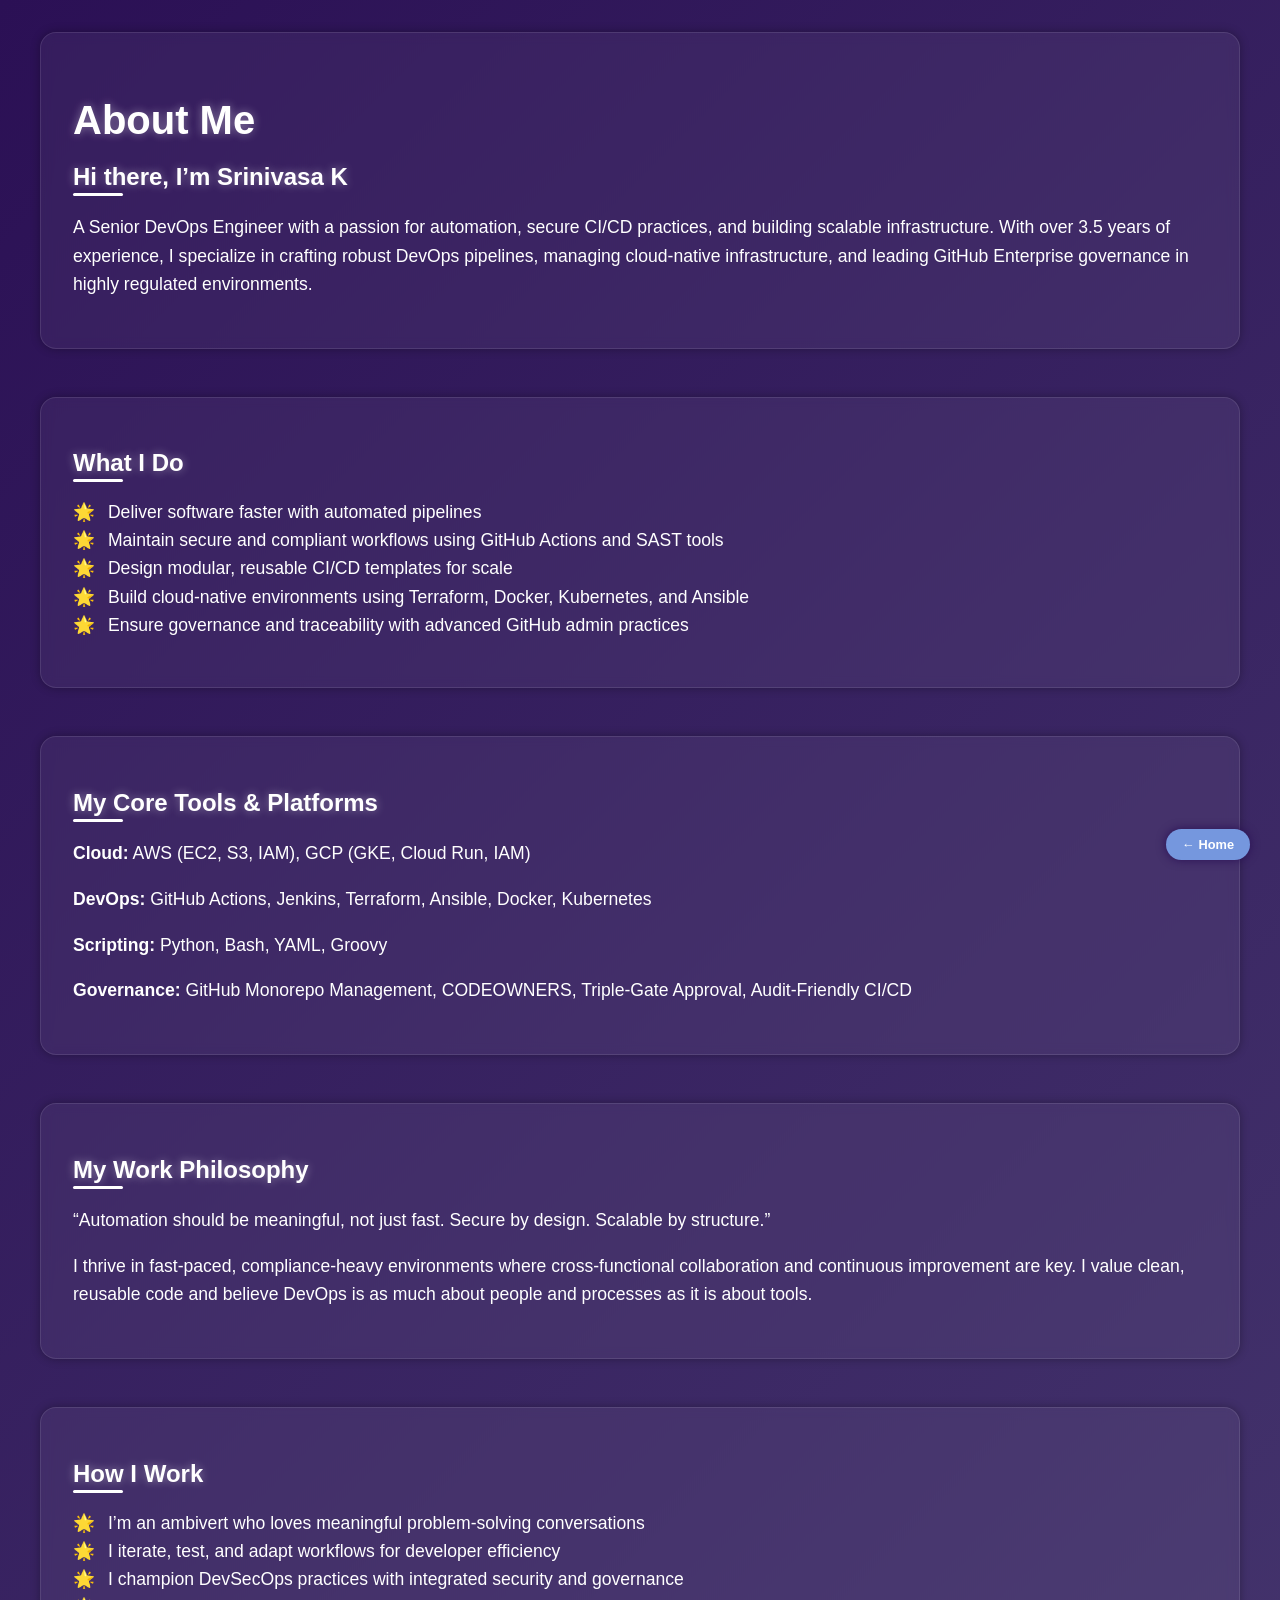
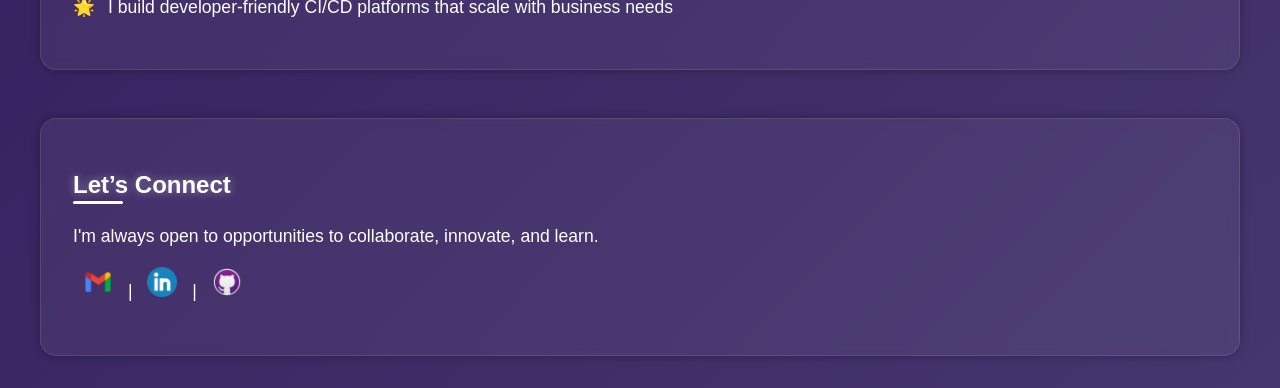
<file: pages/about-me.html>
<!DOCTYPE html>
<html lang="en">
<head>
  <meta charset="UTF-8" />
  <meta name="viewport" content="width=device-width, initial-scale=1.0" />
  <title>About Me - Srinivasa K</title>
  <link rel="stylesheet" href="../css/about-me.css" />
</head>
<body>
  <div class="container">
    <section class="intro">
      <h1>About Me</h1>
      <h2>Hi there, I’m <span>Srinivasa K</span></h2>
      <p>A Senior DevOps Engineer with a passion for automation, secure CI/CD practices, and building scalable infrastructure. With over 3.5 years of experience, I specialize in crafting robust DevOps pipelines, managing cloud-native infrastructure, and leading GitHub Enterprise governance in highly regulated environments.</p>
    </section>

    <section class="what-i-do">
      <h2>What I Do</h2>
      <ul>
        <li>Deliver software faster with automated pipelines</li>
        <li>Maintain secure and compliant workflows using GitHub Actions and SAST tools</li>
        <li>Design modular, reusable CI/CD templates for scale</li>
        <li>Build cloud-native environments using Terraform, Docker, Kubernetes, and Ansible</li>
        <li>Ensure governance and traceability with advanced GitHub admin practices</li>
      </ul>
    </section>

    <section class="tools">
      <h2> My Core Tools & Platforms</h2>
      <p><strong>Cloud:</strong> AWS (EC2, S3, IAM), GCP (GKE, Cloud Run, IAM)</p>
      <p><strong>DevOps:</strong> GitHub Actions, Jenkins, Terraform, Ansible, Docker, Kubernetes</p>
      <p><strong>Scripting:</strong> Python, Bash, YAML, Groovy</p>
      <p><strong>Governance:</strong> GitHub Monorepo Management, CODEOWNERS, Triple-Gate Approval, Audit-Friendly CI/CD</p>
    </section>

    <section class="philosophy">
      <h2>My Work Philosophy</h2>
      <p>“Automation should be meaningful, not just fast. Secure by design. Scalable by structure.”</p>
      <p>I thrive in fast-paced, compliance-heavy environments where cross-functional collaboration and continuous improvement are key. I value clean, reusable code and believe DevOps is as much about people and processes as it is about tools.</p>
    </section>

    <section class="how-i-work">
      <h2>How I Work</h2>
      <ul>
        <li> I’m an ambivert who loves meaningful problem-solving conversations</li>
        <li> I iterate, test, and adapt workflows for developer efficiency</li>
        <li> I champion DevSecOps practices with integrated security and governance</li>
        <li> I build developer-friendly CI/CD platforms that scale with business needs</li>
      </ul>
    </section>

    <section class="connect">
      <h2> Let’s Connect</h2>
      <p>I'm always open to opportunities to collaborate, innovate, and learn.</p>
      <p>
         <a href="mailto:chaitra.srinivas610@gmail.com"><img src="../assets/img/contact-me/mailbox-4.webp" alt="E mail contact"></a> |
         <a href="https://www.linkedin.com/in/srinivasa-k-bb9282256/"><img src="../assets/img/contact-me/linkedin-2.png" alt="Linkedin"></a> |
         <a href="https://github.com/Srinivasakysj/"><img src="../assets/img/contact-me/github-logo-2.png" alt="GitHub"></a>
      </p>
    </section>
  </div>
  <script>
    document.addEventListener("DOMContentLoaded", () => {
  const sections = document.querySelectorAll("section");
  const observer = new IntersectionObserver((entries) => {
    entries.forEach(entry => {
      if (entry.isIntersecting) entry.target.classList.add("visible");
    });
  }, { threshold: 0.1 });

  sections.forEach(section => observer.observe(section));
});

  </script>
  <a href="../index.html" class="home-btn">← Home</a>
  <!-- <button id="topBtn"><a href="../index.html" alt="home-button"><span>Home</span></a></button> -->
  <!-- <script>
    window.onscroll = () => {
  const btn = document.getElementById("topBtn");
  btn.style.display = window.scrollY > 300 ? "block" : "none";
};

document.getElementById("topBtn").onclick = () => window.scrollTo({ top: 0, behavior: "smooth" });

  </script> -->
</body>
</html>
</file>
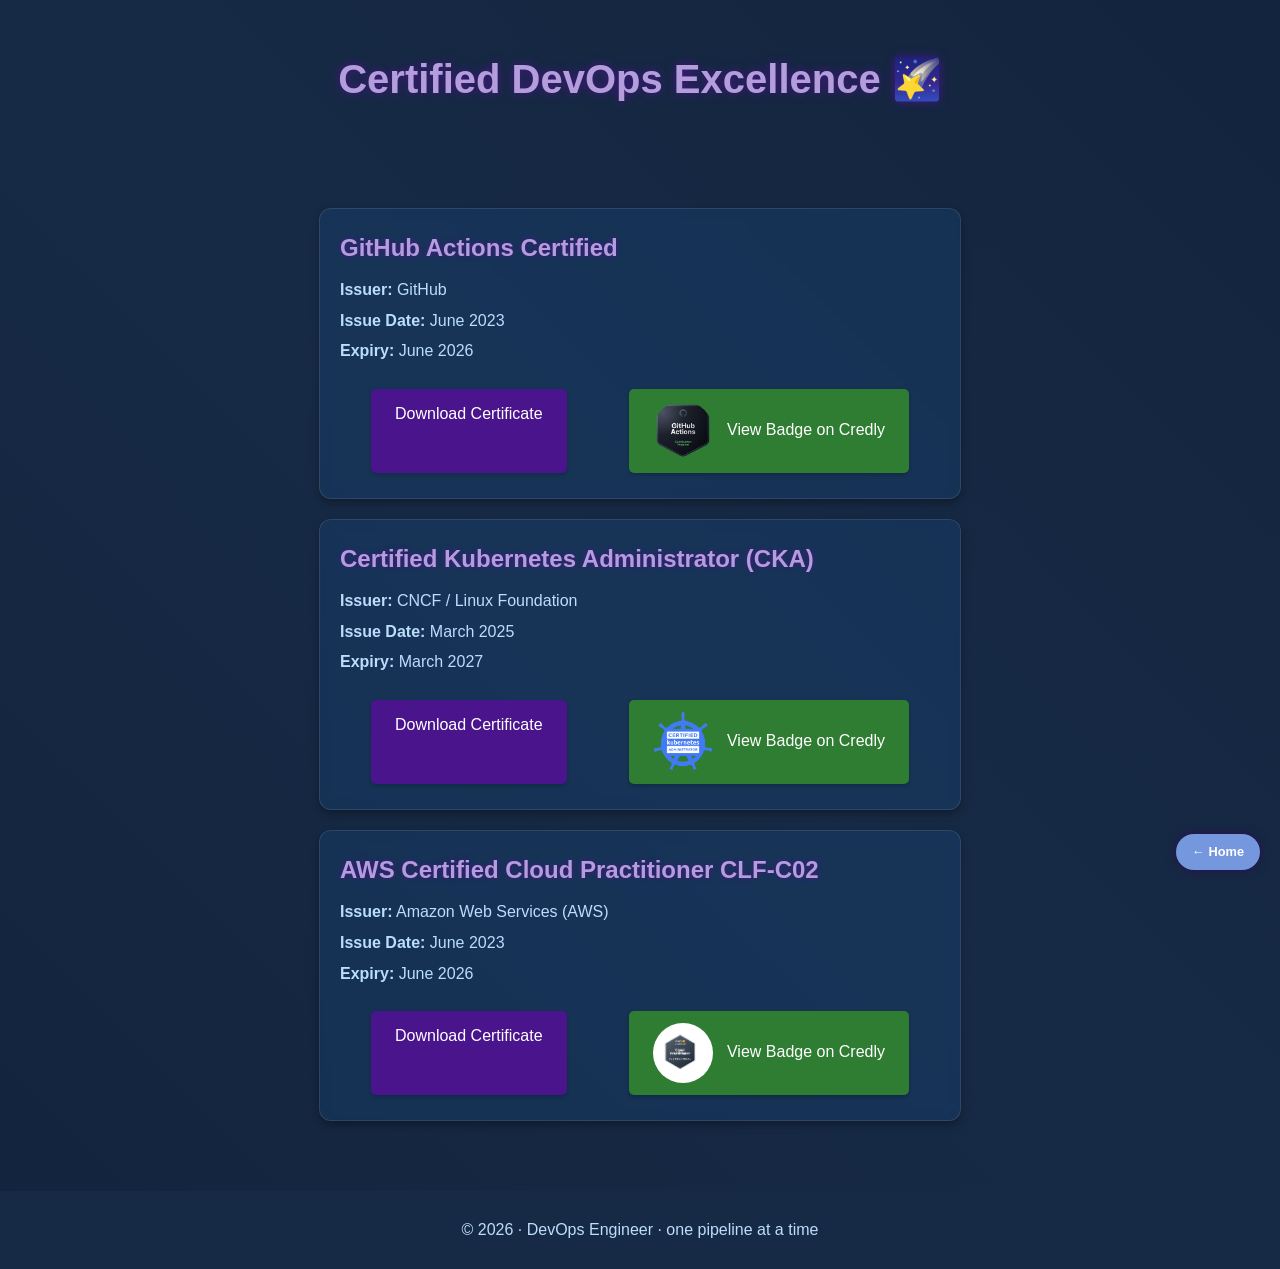
<file: pages/certificates.html>
<!DOCTYPE html>
<html lang="en">
<head>
    <meta charset="UTF-8">
    <meta name="viewport" content="width=device-width, initial-scale=1.0">
    <title>Certified DevOps Excellence 🌠 - Certificates</title>
    <link rel="stylesheet" href="../css/cert.css">
</head>
<body>

    <header>
        <h1>Certified DevOps Excellence 🌠</h1>
    </header>

    <main>
        <section class="certificates-section">
            
            <!-- GitHub Actions Certificate -->
            <article class="certificate-card">
                <h2>GitHub Actions Certified</h2>
                <p><strong>Issuer:</strong> GitHub</p>
                <p><strong>Issue Date:</strong> June 2023</p>
                <p><strong>Expiry:</strong> June 2026</p>
                <div class="actions">
                    <a href="../assets/certificates/GitHub_Actions_certification.pdf" class="button" download>Download Certificate</a>
                    <a href="https://www.credly.com/go/BLuL1I5X" class="credly-link">
                        <img src="../assets/certificates/github-actions-badge.png" class="badge-image">
                        View Badge on Credly
                    </a>
                </div>
            </article>

            <!-- CKA Certificate -->
            <article class="certificate-card">
                <h2>Certified Kubernetes Administrator (CKA)</h2>
                <p><strong>Issuer:</strong> CNCF / Linux Foundation</p>
                <p><strong>Issue Date:</strong> March 2025</p>
                <p><strong>Expiry:</strong> March 2027</p>
                <div class="actions">
                    <a href="../assets/certificates/CKA_Certification.pdf" class="button" download>Download Certificate</a>
                    <a href="https://www.credly.com" class="credly-link"> <!-- Replace with actual CKA badge link -->
                        <img src="../assets/certificates/CKA-badge.png" class="badge-image"> <!-- Replace with actual badge -->
                        View Badge on Credly
                    </a>
                </div>
            </article>

            <!-- AWS Certification -->
            <article class="certificate-card">
                <h2>AWS Certified Cloud Practitioner CLF-C02</h2>
                <p><strong>Issuer:</strong> Amazon Web Services (AWS)</p>
                <p><strong>Issue Date:</strong> June 2023</p>
                <p><strong>Expiry:</strong> June 2026</p>
                <div class="actions">
                    <a href="../assets/certificates/AWS Certified Cloud Practitioner CLF-C02.pdf" class="button" download>Download Certificate</a>
                    <a href="https://www.credly.com" class="credly-link"> <!-- Replace with actual AWS badge link -->
                        <img src="../assets/certificates/AWS Certified Cloud Practitioner CLF-C02.png" class="badge-image"> <!-- Replace with actual badge -->
                        View Badge on Credly
                    </a>
                </div>
            </article>

        </section>
    </main>

    <footer>
        <p>© <span id="currentYear"></span> · DevOps Engineer · one pipeline at a time</p>
    </footer>

    <script>
        document.getElementById("currentYear").textContent = new Date().getFullYear();
    </script>

    <a href="../index.html" class="home-btn">← Home</a>

    <script>
        const input = document.getElementById("skillSearch");
        input?.addEventListener("input", () => {
            const value = input.value.toLowerCase();
            document.querySelectorAll(".skill-card").forEach(card => {
                const match = card.dataset.skill.toLowerCase().includes(value);
                card.style.display = match ? "flex" : "none";
            });
        });
    </script>
</body>
</html>
</file>
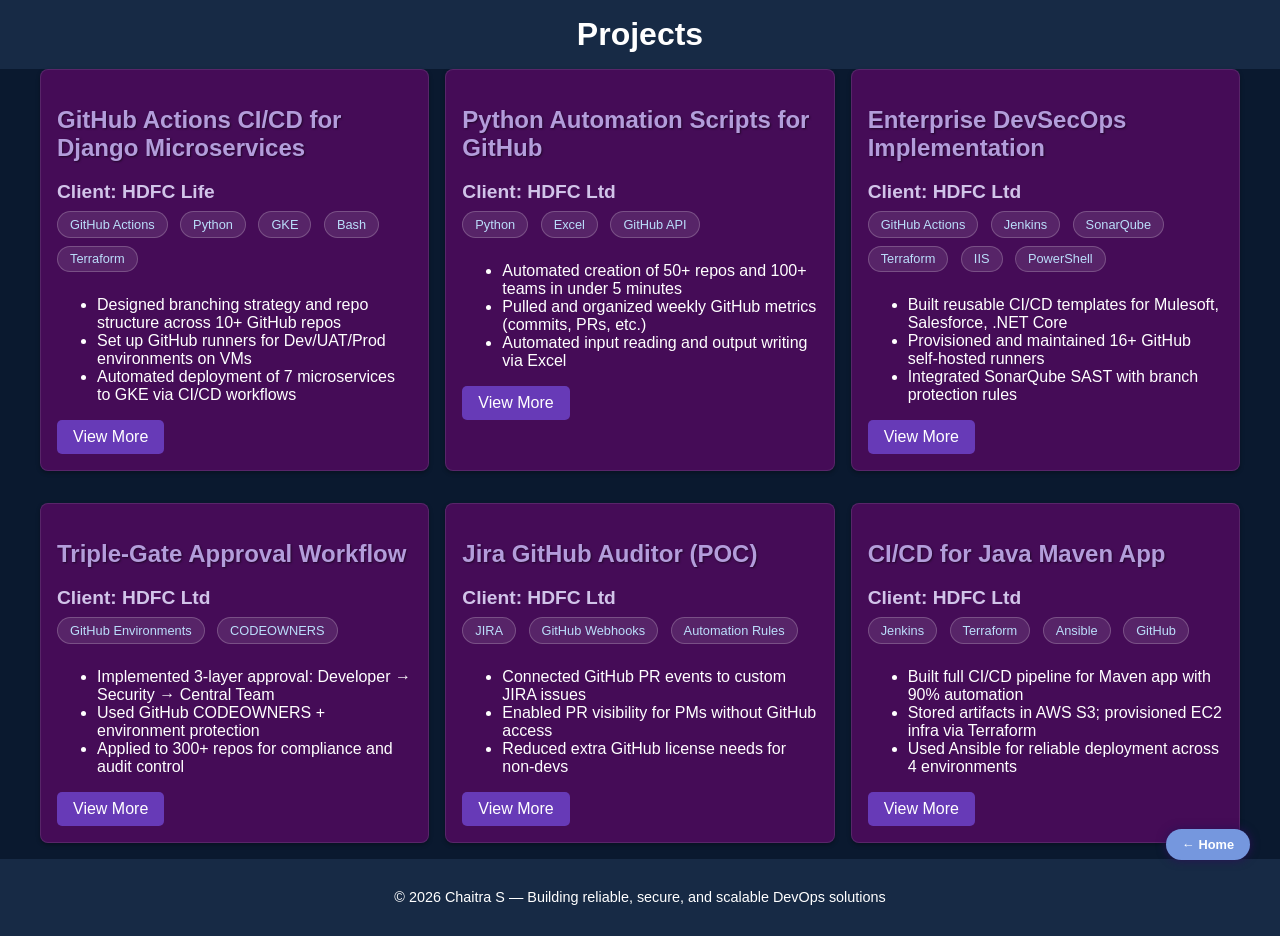
<file: pages/projects.html>
<!DOCTYPE html>
<html lang="en">
<head>
    <meta charset="UTF-8">
    <meta name="viewport" content="width=device-width, initial-scale=1.0">
    <title>DevOps Engineer Portfolio - Projects</title>
    <link rel="stylesheet" href="../css/projects.css">
</head>
<body class="font-sans">

    <header class="header">
        <div class="container mx-auto px-4">
            <h1 class="text-2xl font-bold">Projects</h1>
        </div>
    </header>

    <main class="container mx-auto py-8 px-4">
        <section class="grid grid-cols-1 md:grid-cols-2 lg:grid-cols-3 gap-6">

            <!-- Project 1 -->
            <article class="project-card">
                <div class="p-4">
                    <h2 class="text-xl font-semibold mb-2">GitHub Actions CI/CD for Django Microservices</h2>
                    <h3 class="text-lg font-semibold mb-2">Client: HDFC Life</h3>
                    <div>
                        <span class="badge">GitHub Actions</span>
                        <span class="badge">Python</span>
                        <span class="badge">GKE</span>
                        <span class="badge">Bash</span>
                        <span class="badge">Terraform</span>
                    </div>
                    <ul>
                        <li>Designed branching strategy and repo structure across 10+ GitHub repos</li>
                        <li>Set up GitHub runners for Dev/UAT/Prod environments on VMs</li>
                        <li>Automated deployment of 7 microservices to GKE via CI/CD workflows</li>
                    </ul>
                    <button class="view-more-button">View More</button>
                    <div class="view-more-content p-4">
                        <p><b>Full Project Detail:</b></p>
                        <ul>
                            <li>Designed a structured branching strategy, along with standardized GitHub team and repository naming conventions to optimize collaboration and maintainability.</li>
                            <li>Initialized 7 microservice repositories and 3 auxiliary repositories for common Python Django modules, shared services, and reusable CI/CD workflows.</li>
                            <li>Provisioned and configured GitHub self-hosted runners across Dev, UAT, and Production environments on dedicated virtual machines.</li>
                            <li>Automated runner setup using Bash scripts to install and configure necessary tools, ensuring uniformity and operational efficiency across environments.</li>
                            <li>Engineered robust CI/CD workflows for all microservices, enabling automated build, test, and deployment processes to Google Kubernetes Engine (GKE) on Google Cloud Platform (GCP).</li>
                            <li>Implemented Python scripts to automate the creation and management of GitHub and GCP secrets, reducing manual overhead.</li>
                        </ul>

                        <h4>Project Impact</h4>
                        <ul>
                            <li>Eliminated manual errors and saved significant setup time through Python-based automation of secrets management.</li>
                            <li>Achieved seamless deployments of all microservices across Dev, UAT, and Prod environments in GKE clusters, ensuring consistent delivery and scalability.</li>
                        </ul>
                    </div>
                </div>
            </article>

            <!-- Project 2 -->
            <article class="project-card">
                <div class="p-4">
                    <h2 class="text-xl font-semibold mb-2">Python Automation Scripts for GitHub</h2>
                     <h3 class="text-lg font-semibold mb-2">Client: HDFC Ltd</h3>
                    <div>
                        <span class="badge">Python</span>
                        <span class="badge">Excel</span>
                        <span class="badge">GitHub API</span>
                    </div>
                    <ul>
                        <li>Automated creation of 50+ repos and 100+ teams in under 5 minutes</li>
                        <li>Pulled and organized weekly GitHub metrics (commits, PRs, etc.)</li>
                        <li>Automated input reading and output writing via Excel</li>
                    </ul>
                    <button class="view-more-button">View More</button>
                    <div class="view-more-content p-4">
                        <p><b>Full Project Detail:</b></p>
                        <ul>
                            <li>Developed Python scripts to automate the bulk creation of GitHub resources such as repositories and teams.</li>
                            <li>Integrated Excel-based input handling to streamline and customize resource provisioning workflows.</li>
                            <li>Built automation to extract GitHub metrics—including commits, pull requests (PRs), and activity stats—on a weekly schedule.</li>
                            <li>Compiled and formatted all metric outputs into Excel sheets for simplified reporting and analysis.</li>
                        </ul>

                        <h4>Project Impact</h4>
                        <ul>
                            <li>Automated the creation of 50+ repositories and 100+ teams within 5 minutes, drastically cutting down manual provisioning time.</li>
                            <li>Established a weekly metrics tracking system that enables consistent visibility into GitHub activity across teams.</li>
                        </ul>
                    </div>
                </div>
            </article>

            <!-- Project 3 -->
            <article class="project-card">
                <div class="p-4">
                    <h2 class="text-xl font-semibold mb-2">Enterprise DevSecOps Implementation</h2>
                     <h3 class="text-lg font-semibold mb-2">Client: HDFC Ltd</h3>
                    <div>
                        <span class="badge">GitHub Actions</span>
                        <span class="badge">Jenkins</span>
                        <span class="badge">SonarQube</span>
                        <span class="badge">Terraform</span>
                        <span class="badge">IIS</span>
                        <span class="badge">PowerShell</span>
                    </div>
                    <ul>
                        <li>Built reusable CI/CD templates for Mulesoft, Salesforce, .NET Core</li>
                        <li>Provisioned and maintained 16+ GitHub self-hosted runners</li>
                        <li>Integrated SonarQube SAST with branch protection rules</li>
                    </ul>
                    <button class="view-more-button">View More</button>
                    <div class="view-more-content p-4">
                        <p><b>Full Project Detail:</b></p>
                        <ul>
                            <li>Architected and implemented GitHub Actions-based CI/CD pipelines for three major tech stacks: MuleSoft (180+ apps), Salesforce (monorepo with 5 child apps), and .NET Framework/Core, ensuring consistency, scalability, and compliance.</li>
                            <li>Created reusable, modular workflow templates with configuration flexibility, enabling rapid onboarding and version control—cutting MuleSoft app build setup time by 60% and streamlining CI reuse across .NET projects.</li>
                            <li>Provisioned and managed 16+ self-hosted GitHub runners optimized with stack-specific tools (Maven, MSBuild, SDKs), delivering scalable and cost-effective pipeline execution for both MuleSoft and .NET environments.</li>
                            <li>Built secure CI workflows for Salesforce with integrated SonarQube SAST analysis and enforced Quality Gates. Unified 5 Salesforce teams into a centralized monorepo, enhancing collaboration and governance for 80+ developers.</li>
                            <li>Automated .NET application deployments to Windows IIS servers, replacing manual steps with artifact-driven delivery and reducing release errors and deployment time.</li>
                        </ul>

                        <h4>Project Impact</h4>
                        <ul>
                            <li>Reduced CI/CD setup time by 80% with reusable pipeline templates.</li>
                            <li>Enhanced security posture through integrated SAST checks and mandatory branch protection rules.</li>
                            <li>Accelerated onboarding of new apps—cutting setup effort from hours to minutes.</li>
                            <li>Promoted cross-team collaboration by consolidating workflows into a unified DevSecOps platform.</li>
                        </ul>
                    </div>
                </div>
            </article>

               <!-- Project 4 -->
               <article class="project-card">
                <div class="p-4">
                    <h2 class="text-xl font-semibold mb-2">Triple-Gate Approval Workflow</h2>
                     <h3 class="text-lg font-semibold mb-2">Client: HDFC Ltd</h3>
                    <div>
                        <span class="badge">GitHub Environments</span>
                        <span class="badge">CODEOWNERS</span>
                    </div>
                    <ul>
                        <li>Implemented 3-layer approval: Developer → Security → Central Team</li>
                        <li>Used GitHub CODEOWNERS + environment protection</li>
                        <li>Applied to 300+ repos for compliance and audit control</li>
                    </ul>
                    <button class="view-more-button">View More</button>
                    <div class="view-more-content p-4">
                        <p><b>Full Project Detail:</b></p>
                        <ul>
                            <li>Designed and enforced a robust multi-layered deployment approval workflow under the Triple-Gate Approval initiative.</li>
                            <li>Maintained and standardized the <code>CODEOWNERS</code> configuration across 300+ repositories, assigning Application Leads for each project.</li>
                            <li>Integrated a second-level gate by assigning the Security Team as Branch Owners and authorized Branch Mergers.</li>
                            <li>Created and configured four GitHub environments per repository, appointing the Central Deployment Team as the final approval gate.</li>
                        </ul>

                        <h4>Project Impact</h4>
                        <ul>
                            <li>Accelerated approval timelines through automated GitHub notifications sent to designated approvers.</li>
                            <li>Enabled complete audit traceability by recording and preserving all approval events.</li>
                            <li>Eliminated unauthorized deployments by enforcing a secure, auditable three-step approval workflow.</li>
                        </ul>
                    </div>
                </div>
            </article>

               <!-- Project 5 -->
               <article class="project-card">
                <div class="p-4">
                    <h2 class="text-xl font-semibold mb-2">Jira GitHub Auditor (POC)</h2>
                     <h3 class="text-lg font-semibold mb-2">Client: HDFC Ltd</h3>
                    <div>
                        <span class="badge">JIRA</span>
                        <span class="badge">GitHub Webhooks</span>
                        <span class="badge">Automation Rules</span>
                    </div>
                    <ul>
                        <li>Connected GitHub PR events to custom JIRA issues</li>
                        <li>Enabled PR visibility for PMs without GitHub access</li>
                        <li>Reduced extra GitHub license needs for non-devs</li>
                    </ul>
                    <button class="view-more-button">View More</button>
                    <div class="view-more-content p-4">
                        <p><b>Full Project Detail:</b></p>
                        <ul>
                            <li>Streamlined pull request approval for project managers by integrating GitHub with JIRA, ensuring audit compliance without requiring additional GitHub licenses.</li>
                            <li>Configured GitHub repository webhooks to trigger JIRA automation endpoints and capture pull request metadata via subscribed PR events.</li>
                            <li>Designed custom JIRA issue types and fields to automatically populate GitHub PR information within JIRA issues.</li>
                            <li>Established end-to-end PR review workflows using JIRA automation rules, enabling seamless visibility and control.</li>
                        </ul>

                        <h4>Project Impact</h4>
                        <ul>
                            <li>Minimized unnecessary GitHub access for non-developer roles, reducing license overhead.</li>
                            <li>Enabled a centralized and auditable PR approval process directly within JIRA.</li>
                            <li>Fostered a unified review and tracking workflow across cross-functional teams.</li>
                        </ul>
                    </div>
                </div>
            </article>

               <!-- Project 6 -->
               <article class="project-card">
                <div class="p-4">
                    <h2 class="text-xl font-semibold mb-2">CI/CD for Java Maven App</h2>
                     <h3 class="text-lg font-semibold mb-2">Client: HDFC Ltd</h3>
                    <div>
                        <span class="badge">Jenkins</span>
                        <span class="badge">Terraform</span>
                        <span class="badge">Ansible</span>
                        <span class="badge">GitHub</span>
                    </div>
                    <ul>
                        <li>Built full CI/CD pipeline for Maven app with 90% automation</li>
                        <li>Stored artifacts in AWS S3; provisioned EC2 infra via Terraform</li>
                        <li>Used Ansible for reliable deployment across 4 environments</li>
                    </ul>
                    <button class="view-more-button">View More</button>
                    <div class="view-more-content p-4">
                        <p><b>Full Project Detail:</b></p>
                        <ul>
                            <li>Built complete CI/CD pipelines in Jenkins to automate the build, test, and deployment processes for Java Maven applications—reducing manual effort by 90%.</li>
                            <li>Streamlined artifact management by orchestrating deployment workflows that version and store build artifacts in AWS S3 for better traceability.</li>
                            <li>Defined a robust GitHub branching and multi-stage approval strategy to enforce code quality, compliance, and secure releases prior to pipeline execution.</li>
                            <li>Provisioned scalable cloud infrastructure using Terraform, dynamically creating four EC2 instances across four subnets and an Ansible controller node for orchestration.</li>
                            <li>Implemented Ansible playbooks to automate deployments across EC2 environments, ensuring consistency, reliability, and repeatability.</li>
                            <li>Integrated Jenkins with GitHub, Terraform, and Ansible to enable event-driven deployments triggered by GitHub webhooks, simplifying complex deployment workflows.</li>
                        </ul>

                        <h4>Project Impact</h4>
                        <ul>
                            <li>Reduced deployment timelines from 1–2 weeks to under 24 hours, achieving an 85% reduction in release cycle time.</li>
                            <li>Improved deployment governance and transparency through enforced stakeholder approvals.</li>
                            <li>Eliminated configuration drift and manual errors through full automation of provisioning and deployment processes.</li>
                            <li>Standardized infrastructure across environments using Infrastructure as Code (IaC), eliminating inconsistencies by 100%.</li>
                        </ul>
                    </div>
                </div>
            </article>

        </section>
    </main>

    <footer class="footer">
        <p>© <span id="currentYear"></span> Chaitra S — Building reliable, secure, and scalable DevOps solutions</p>
    </footer>

    <script>
        document.getElementById("currentYear").textContent = new Date().getFullYear();
    </script>
    
    <script>
        // JavaScript to toggle the visibility of the "View More" content
        const buttons = document.querySelectorAll('.view-more-button');
        buttons.forEach(button => {
            button.addEventListener('click', () => {
                const content = button.nextElementSibling;
                content.classList.toggle('active');
                button.textContent = content.classList.contains('active') ? 'View Less' : 'View More';
            });
        });
    </script>
  <a href="../index.html" class="home-btn">← Home</a>
  <script>
    const input = document.getElementById("skillSearch");
    input.addEventListener("input", () => {
      const value = input.value.toLowerCase();
      document.querySelectorAll(".skill-card").forEach(card => {
        const match = card.dataset.skill.toLowerCase().includes(value);
        card.style.display = match ? "flex" : "none";
      });
    });
  </script>
</body>
</html>
</file>
<file: css/about-me.css>
/* Base styling */
body {
  margin: 0;
  padding: 0;
  font-family: 'Segoe UI', Tahoma, Geneva, Verdana, sans-serif;
  background: linear-gradient(-45deg, #2b1055, #7597de, #4e4376, #2b1055);
  color: white;
  display: flex;
  justify-content: center;
  align-items: flex-start;
  min-height: 100vh;
  padding: 2rem;
  overflow-x: hidden;
  background-size: 400% 400%;
  animation: gradientBackground 15s ease infinite;
}
@keyframes gradientBackground {
  0% { background-position: 0% 50%; }
  50% { background-position: 100% 50%; }
  100% { background-position: 0% 50%; }
}

/* Container Flex Layout */
.container {
  display: flex;
  flex-direction: column;
  gap: 3rem;
  max-width: 1200px;
  width: 100%;
}

/* Section Styling */
section {
  background: rgba(255, 255, 255, 0.05);
  border: 1px solid rgba(255, 255, 255, 0.1);
  border-radius: 1rem;
  padding: 2rem;
  box-shadow: 0 0 10px rgba(0, 0, 0, 0.3);
  backdrop-filter: blur(6px);
}


h1, h2 {
  color: #ffffff;
  margin-bottom: 1rem;
  text-shadow: 0 0 10px rgba(255,255,255,0.4);
}

h1 {
  font-size: 2.5rem;
}

h2 {
  position: relative;
  padding-bottom: 0.3rem;
}

h2::after {
  content: "";
  position: absolute;
  bottom: 0;
  left: 0;
  width: 50px;
  height: 3px;
  background: #fff;
  border-radius: 2px;
}


p, li {
  font-size: 1.1rem;
  line-height: 1.6;
}

ul {
  list-style: none;
  padding: 0;
}

ul li::before {
  content: "🌟 ";
  margin-right: 0.5rem;
}

/* Responsive Links/Icons */
.connect img {
  height: 30px;
  margin: 0 10px;
  transition: transform 0.2s ease;
}

.connect img:hover {
  transform: scale(1.2);
}

section {
  opacity: 0;
  transform: translateY(20px);
  transition: all 0.6s ease-in-out;
}

section.visible {
  opacity: 1;
  transform: translateY(0);
}


#topBtn {
  position: fixed;
  bottom: 40px;
  right: 30px;
  background-color: #7597de;
  color: white;
  border: none;
  padding: 0.7rem;
  border-radius: 50%;
  cursor: pointer;
  box-shadow: 0 0 10px #2b1055;
  display: none;
}

#topBtn span{
  text-decoration: none;
  display: inline-block;
  color: #fff;
  font-size: 0.8rem;
  font-weight: bold;
}

.home-btn {
  position: fixed;
  bottom: 40px;
  right: 30px;
  background-color: #7597de;
  color: white;
  text-decoration: none;
  padding: 0.7rem 1.2rem;
  border-radius: 30px;
  font-weight: bold;
  box-shadow: 0 0 10px #2b1055;
  transition: background-color 0.3s ease, transform 0.3s ease;
  z-index: 1000;
}

.home-btn:hover {
  background-color: #4e4376;
  transform: scale(1.05);
}
/* Responsive Design */
@media (min-width: 768px) {
    .home-btn {
        padding: 0.5rem 1rem;
        font-size: 0.8rem;
    }
  }
/* Responsive scaling for large displays */
@media (min-width: 2560px) {
  body {
    font-size: 1.3rem;
  }

  h1 {
    font-size: 3rem;
  }

  h2 {
    font-size: 2.3rem;
  }

  .container {
    padding: 3rem 6rem;
  }

  .connect img {
    height: 40px;
  }
}
</file>
<file: css/cert.css>
/* General Styles */
body {
    font-family: 'Segoe UI', Tahoma, Geneva, Verdana, sans-serif;
    margin: 0;
    padding: 0;
    background-color: #0a192f;  /* Deep dark blue background */
    color: #fff;
    line-height: 1.6;
    overflow: hidden; /* Hide scrollbars */
    /* Animated Background */
    background: linear-gradient(45deg, #0a192f, #172a45, #0a192f);
    background-size: 300% 300%;
    animation: gradientAnimation 15s ease infinite;

}

@keyframes gradientAnimation {
    0% {
        background-position: 0% 50%;
    }
    50% {
        background-position: 100% 50%;
    }
    100% {
        background-position: 0% 50%;
    }
}

header, main, footer {
    padding: 20px;
}

header {
    text-align: center;
    text-shadow: 0 0 10px #4a148c; /* Glowing effect */
}

header h1 {
    font-size: 2.5rem;
    color: #b39ddb; /* Lighter purple/lavender */
    animation: neonGlow 2s ease-in-out infinite alternate;
}

@keyframes neonGlow {
    from {
        text-shadow: 0 0 10px #4a148c, 0 0 20px #4a148c, 0 0 30px #4a148c;
    }
    to {
        text-shadow: 0 0 5px #4a148c, 0 0 15px #4a148c, 0 0 25px #4a148c;
    }
}

/* Certificates Section */
.certificates-section {
    display: flex;
    flex-wrap: wrap;
    justify-content: center;
    padding: 20px;
}

/* Certificate Card */
.certificate-card {
    background: rgba(30, 144, 255, 0.1); /* Light blue with transparency */
    border-radius: 12px;
    box-shadow: 0 4px 8px rgba(0, 0, 0, 0.3);
    padding: 20px;
    margin: 10px;
    text-align: left;
    width: 90%; /* Mobile width */
    max-width: 600px;
    border: 1px solid rgba(255, 255, 255, 0.1);
    transition: transform 0.3s ease, box-shadow 0.3s ease;
    backdrop-filter: blur(5px); /* Space-like blur */
    color: #bbdefb; /* Light blue for text */
}

.certificate-card:hover {
    transform: translateY(-5px);
    box-shadow: 0 8px 16px rgba(0, 0, 0, 0.5);
    border-color: rgba(255, 255, 255, 0.3); /* Highlight border on hover */
}

.certificate-card h2 {
    margin-top: 0;
    margin-bottom: 10px;
    color: #b39ddb; /* Lighter purple/lavender */
    text-shadow: 0 0 5px #4a148c;
}

.certificate-card p {
    margin: 5px 0;
}

/* Actions (Buttons) */
.actions {
    display: flex;
    flex-direction: column;
    margin-top: 20px;
}

.button, .credly-link {
    display: inline-block;
    padding: 10px 20px;
    margin: 5px 0;
    text-decoration: none;
    color: #fff;
    background-color: #4a148c; /* Deep purple */
    border-radius: 5px;
    text-align: center;
    transition: background-color 0.3s ease, transform 0.2s;
    box-shadow: 0 2px 4px rgba(0, 0, 0, 0.2);
}

.button:hover, .credly-link:hover {
    background-color: #6a1b9a; /* Lighter purple */
    transform: scale(1.05);
    box-shadow: 0 4px 8px rgba(0, 0, 0, 0.4);
}

/* Credly Link & Badge */
.credly-link {
    background-color: #2e7d32;
}

.credly-link:hover {
    background-color: #388e3c;
}

.badge-image {
    width: 30px;
    height: 30px;
    vertical-align: middle;
    margin-right: 10px;
    border-radius: 50%;
}

/* Footer */
footer {
    text-align: center;
    margin-top: 20px;
    padding: 10px;
    background-color: #172a45; /* Dark blue */
    color: #bbdefb;
}

/* Star Animation (Optional) */
/* Add this if you want a subtle star effect */
/* Add this if you want a subtle star effect */
body::before {
    content: '';
    position: fixed;
    top: 0;
    left: 0;
    width: 100%;
    height: 100%;
    background: url('data:image/svg+xml;utf8,<svg xmlns="http://www.w3.org/2000/svg" width="100%" height="100%"><defs><filter id="noise"><feTurbulence type="fractalNoise" baseFrequency="0.8" numOctaves="3" stitchTiles="stitch"/></filter></defs><rect width="100%" height="100%" filter="url(#noise)" fill="transparent"/></svg>');
    opacity: 0.1;
    z-index: -1;
    animation: twinkle 5s linear infinite; /* Adjusted animation speed and type */
}

@keyframes twinkle {
    0% { opacity: 0.1; }
    50% { opacity: 0.2; }
    100% { opacity: 0.1; }
}

.home-btn {
  position: fixed;
  bottom: 30px;
  right: 20px;
  background-color: #7597de;
  color: white;
  text-decoration: none;
  padding: 0.7rem 1.2rem;
  border-radius: 30px;
  font-weight: bold;
  box-shadow: 0 0 10px #2b1055;
  transition: background-color 0.3s ease, transform 0.3s ease;
  z-index: 1000;
}

.home-btn:hover {
  background-color: #4e4376;
  transform: scale(1.05);
}
/* Media Queries for Responsiveness */
/* Mobile (480px) */
@media (max-width: 480px) {
    .certificates-section {
        padding: 10px; /* Reduced padding for smaller screens */
    }

    .certificate-card {
        padding: 15px; /* Reduced padding inside card */
        margin: 5px; /* Reduced margin around the card */
    }

    .actions {
        flex-direction: column; /* Stack buttons vertically */
    }

    .button, .credly-link {
        padding: 8px 16px; /* Reduced button padding */
        margin: 5px 0; /* Added margin for vertical spacing */
        font-size: 0.9rem; /* Reduced font size */
    }
}

/* Tablet (780px) */
@media (min-width: 781px) {
    .certificate-card {
        width: 70%; /* Adjust card width for larger screens */
    }

    .actions {
        flex-direction: row; /* Keep buttons in row */
        justify-content: space-around; /* Distribute buttons evenly */
    }

    .button, .credly-link {
        margin: 5px;
    }
        .home-btn {
        padding: 0.5rem 1rem;
        font-size: 0.8rem;
    }
}

/* Laptop (12-14 inch screens) */
@media (min-width: 1200px) and (max-width: 1440px) {
    .certificate-card {
        width: 50%; /* Reduce card width for laptop */
        max-width: 800px;
    }

    /* Enhance padding for buttons and image for better spacing */
    .button, .credly-link {
        padding: 12px 24px;
    }

    .badge-image {
        width: 60px;
        height: 60px;
    }
}

/* Large Desktop (27 inch and up) */
@media (min-width: 1441px) {
    .certificate-card {
        width: 40%; /* Even smaller card for large desktop */
    }

    .button, .credly-link {
        font-size: 1.1rem;
    }

    .badge-image {
        width: 70px;
        height: 70px;
    }
}
</file>
<file: css/projects.css>
/* General Styles */
body {
    font-family: 'Segoe UI', Tahoma, Geneva, Verdana, sans-serif;
    background-color: #0a192f;  /* Dark background */
    color: #fff; /* Light text */
    margin: 0;
    padding: 0;
}

.container {
    max-width: 1200px;
    margin: 0 auto;
    padding: 0 20px;
}

/* Header Styles */
.header {
    background-color: #172a45; /* Slightly lighter dark color */
    color: #fff;
    padding: 1rem 0;
    text-align: center;
}

.header h1 {
    font-size: 2rem;
    margin: 0;
}

/* Project Card Styles */
.project-card {
    background-color: rgba(128, 0, 128, 0.5); /* Dark purple with 50% transparency */
    border-radius: 8px;
    box-shadow: 0 2px 4px rgba(0, 0, 0, 0.3);
    overflow: hidden;
    transition: transform 0.3s ease-in-out, box-shadow 0.3s ease-in-out;
    margin-bottom: 1rem;
    border: 1px solid rgba(255, 255, 255, 0.1); /* Subtle border for definition */
}

.project-card:hover {
    transform: translateY(-5px);
    box-shadow: 0 6px 12px rgba(0, 0, 0, 0.4); /* More pronounced shadow on hover */
}

.project-card .p-4 {
    padding: 1rem;
}

.project-card h2 {
    font-size: 1.5rem;
    margin-bottom: 0.5rem;
    color: #b39ddb; /* Lighter purple for titles */
    text-shadow: 1px 1px 2px rgba(0, 0, 0, 0.5); /* Add text shadow for depth */
}

.project-card h3 {
    font-size: 1.2rem;
    margin-bottom: 0.5rem;
    color: #d1c4e9; /* Even lighter purple for client name */
}

/* Badge Styles */
.badge {
    display: inline-block;
    background-color: rgba(255, 255, 255, 0.1); /* Slightly transparent white */
    border-radius: 20px;
    padding: 0.3rem 0.75rem;
    font-size: 0.8rem;
    font-weight: 500;
    color: #bbdefb; /* Light blue for badge text */
    margin-right: 0.5rem;
    margin-bottom: 0.5rem;
    border: 1px solid rgba(255, 255, 255, 0.2); /* Subtle badge border */
}

/* Button Styles */
.view-more-button {
    background-color: #673ab7; /* Deeper purple */
    color: #fff;
    border: none;
    padding: 0.5rem 1rem;
    border-radius: 5px;
    cursor: pointer;
    transition: background-color 0.3s ease;
    font-size: 1rem;
}

.view-more-button:hover {
    background-color: #512da8; /* Even darker purple on hover */
}

/* View More Content Styles */
.view-more-content {
    display: none;
    padding: 1rem;
    background-color: rgba(255, 255, 255, 0.05); /* Slightly transparent white */
    border-top: 1px solid rgba(255, 255, 255, 0.1);
}

.view-more-content.active {
    display: block;
}

.view-more-content p {
    font-weight: bold;
    margin-bottom: 0.5rem;
    color: #e0e0e0; /* Light gray for detail titles */
}

/* Footer Styles */
.footer {
    background-color: #172a45; /* Slightly lighter dark color */
    color: #fff;
    text-align: center;
    padding: 1rem 0;
    font-size: 0.9rem;
}
.home-btn {
  position: fixed;
  bottom: 40px;
  right: 30px;
  background-color: #7597de;
  color: white;
  text-decoration: none;
  padding: 0.7rem 1.2rem;
  border-radius: 30px;
  font-weight: bold;
  box-shadow: 0 0 10px #2b1055;
  transition: background-color 0.3s ease, transform 0.3s ease;
  z-index: 1000;
}

.home-btn:hover {
  background-color: #4e4376;
  transform: scale(1.05);
}

/* Responsive Design */
@media (min-width: 768px) {
    .grid {
        display: grid;
        grid-template-columns: repeat(2, 1fr);
        gap: 1rem;
    }
}
    .home-btn {
        padding: 0.5rem 1rem;
        font-size: 0.8rem;
    }

@media (min-width: 992px) {
    .grid {
        grid-template-columns: repeat(3, 1fr);
    }
}
</file>
